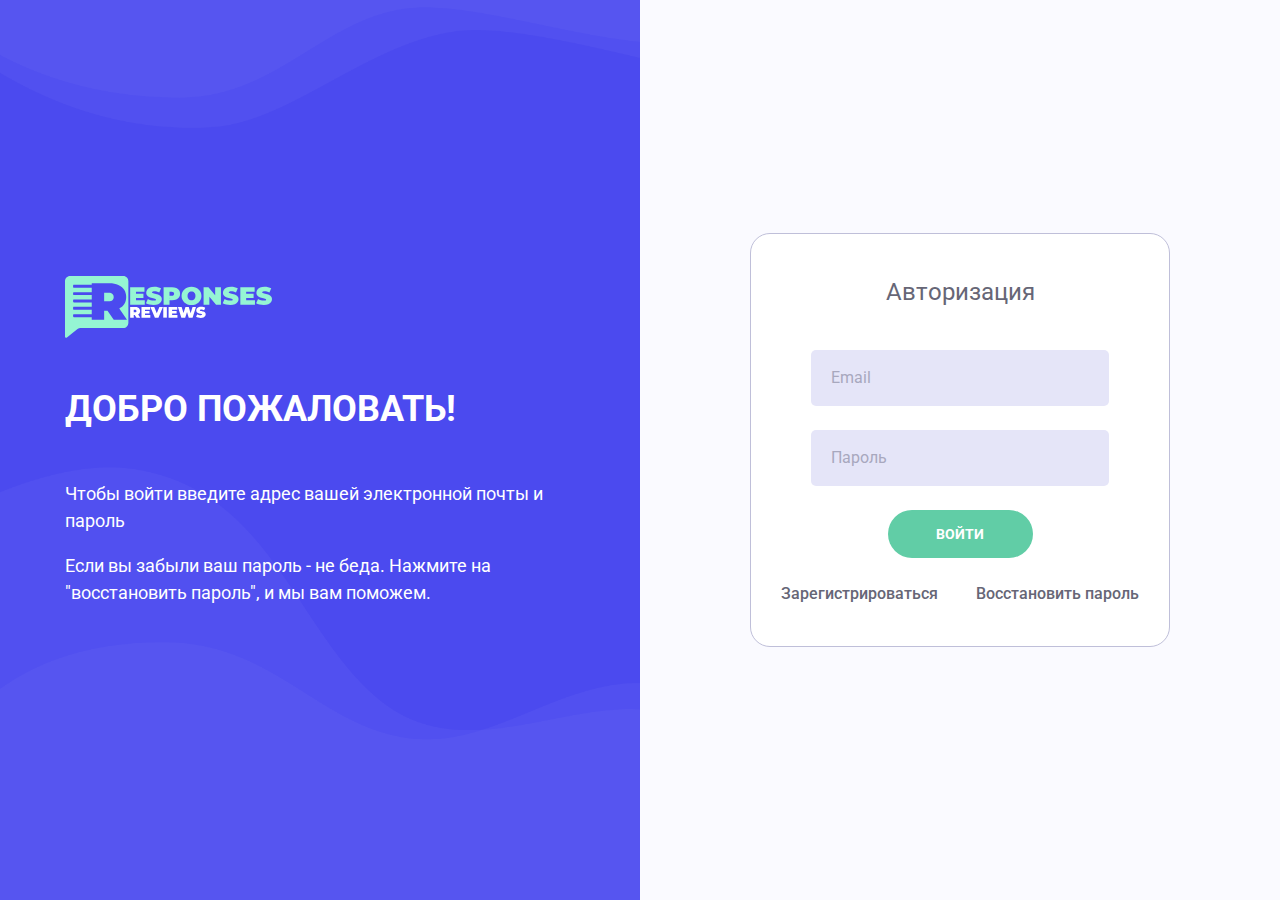
<file: login-form.html>
<!DOCTYPE html>
<html>
    <head>
        <meta charset="utf-8">
        <meta name="viewport" content="width=device-width, initial-scale=1">

        <link rel="icon" href="images/icon.svg">

        <title>airesponses.ru</title>

        <!-- Шрифты -->
        <link rel="preconnect" href="https://fonts.googleapis.com">
        <link rel="preconnect" href="https://fonts.gstatic.com" crossorigin>
        <link href="https://fonts.googleapis.com/css2?family=Roboto:wght@300;400;500;600;700&display=swap" rel="stylesheet">
        <!-- Стили -->
        <link rel="stylesheet" href="css/bootstrap.min.css">
        <link rel="stylesheet" href="css/style.css">        
    </head>
    <body>
        <div class="wrapper">
            <div class="auth-page d-flex flex-column flex-lg-row">
                <div class="auth-info d-flex align-items-center justify-content-center">
                    <div class="auth-info-inner d-flex flex-column align-items-center align-items-lg-start">
                        <img class="logo" src="images/logo.svg" alt="airesponses">
                        <h1>Добро пожаловать!</h1>
                        <div class="auth-info-text">
                            <p>Чтобы войти введите адрес вашей электронной почты и пароль</p>
                            <p>Если вы забыли ваш пароль - не беда. Нажмите на "восстановить пароль", и мы вам поможем.</p>
                        </div>
                    </div>
                </div>
                <form class="auth-form d-flex align-items-center justify-content-center">
                    <div class="auth-form-inner d-flex flex-column align-items-center">
                        <div class="auth-form-title">Авторизация</div>
                        <div class="input-wrapper mb-4 w-100">
                            <input type="email" class="primary-input" placeholder="Email">
                        </div>
                        <div class="input-wrapper mb-4 w-100">
                            <input type="password" class="primary-input" placeholder="Пароль">
                        </div>
                        <button class="primary-button uppercase large mb-4">Войти</button>
                        <div class="d-flex justify-content-between flex-column flex-md-row align-items-center gap-2 auth-links">
                            <a class="auth-links__item" href="/register">Зарегистрироваться</a>
                            <a class="auth-links__item" href="/reset-password">Восстановить пароль</a>
                        </div>
                    </div>
                </form>
            </div>
        </div>
    <script src="js/main.js" type="text/javascript"></script>
    </body>
</html>
</file>
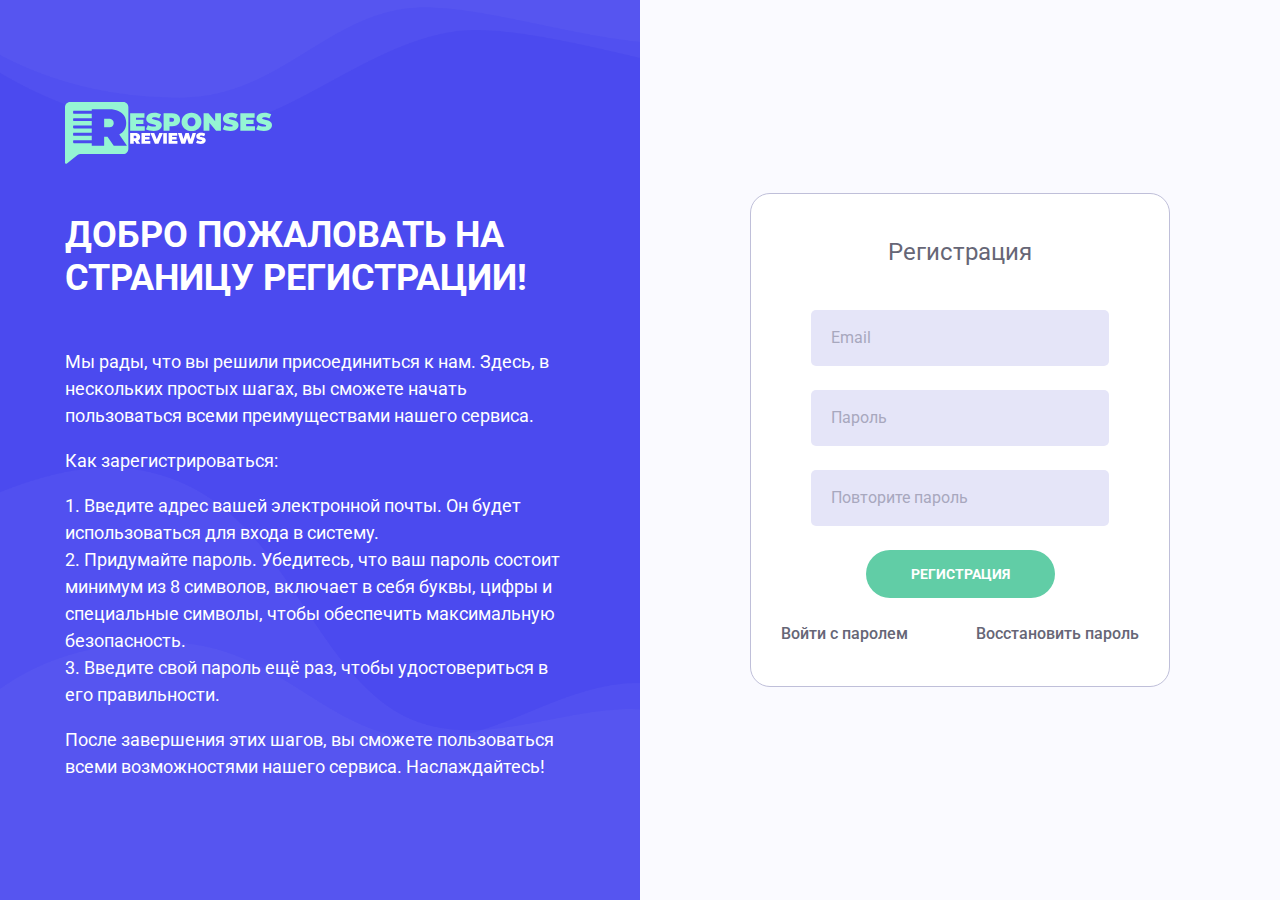
<file: register-form.html>
<!DOCTYPE html>
<html>
    <head>
        <meta charset="utf-8">
        <meta name="viewport" content="width=device-width, initial-scale=1">

        <link rel="icon" href="images/icon.svg">

        <title>airesponses.ru</title>

        <!-- Шрифты -->
        <link rel="preconnect" href="https://fonts.googleapis.com">
        <link rel="preconnect" href="https://fonts.gstatic.com" crossorigin>
        <link href="https://fonts.googleapis.com/css2?family=Roboto:wght@300;400;500;600;700&display=swap" rel="stylesheet">
        <!-- Стили -->
        <link rel="stylesheet" href="css/bootstrap.min.css">
        <link rel="stylesheet" href="css/style.css">        
    </head>
    <body>
        <div class="wrapper">
            <div class="auth-page d-flex flex-column flex-lg-row">
                <div class="auth-info d-flex align-items-center justify-content-center">
                    <div class="auth-info-inner d-flex flex-column align-items-center align-items-lg-start">
                        <img class="logo" src="images/logo.svg" alt="airesponses">
                        <h1>Добро пожаловать на страницу регистрации!</h1>
                        <div class="auth-info-text">
                            <p>Мы рады, что вы решили присоединиться к нам. Здесь, в нескольких простых шагах, вы сможете начать пользоваться всеми преимуществами нашего сервиса.</p>
                            <p>Как зарегистрироваться:</p>
                            <p>1. Введите адрес вашей электронной почты. Он будет использоваться для входа в систему.<br>
                                2. Придумайте пароль. Убедитесь, что ваш пароль состоит минимум из 8 символов, включает в себя буквы, цифры и специальные символы, чтобы обеспечить максимальную безопасность.<br>
                                3. Введите свой пароль ещё раз, чтобы удостовериться в его правильности.</p>
                            <p>После завершения этих шагов, вы сможете пользоваться всеми возможностями нашего сервиса. Наслаждайтесь!</p>
                        </div>
                    </div>
                </div>
                <form class="auth-form d-flex align-items-center justify-content-center">
                    <div class="auth-form-inner d-flex flex-column align-items-center">
                        <div class="auth-form-title">Регистрация</div>
                        <div class="input-wrapper mb-4 w-100">
                            <input type="email" class="primary-input" placeholder="Email">
                        </div>
                        <div class="input-wrapper mb-4 w-100">
                            <input type="password" class="primary-input" placeholder="Пароль">
                        </div>
                        <div class="input-wrapper mb-4 w-100">
                            <input type="password" class="primary-input" placeholder="Повторите пароль">
                        </div>
                        <button class="primary-button uppercase large mb-4">Регистрация</button>
                        <div class="d-flex justify-content-between flex-column flex-md-row align-items-center gap-2 auth-links">
                            <a class="auth-links__item" href="/login">Войти с паролем</a>
                            <a class="auth-links__item" href="/reset-password">Восстановить пароль</a>
                        </div>
                    </div>
                </form>
            </div>
        </div>
    <script src="js/main.js" type="text/javascript"></script>
    </body>
</html>
</file>
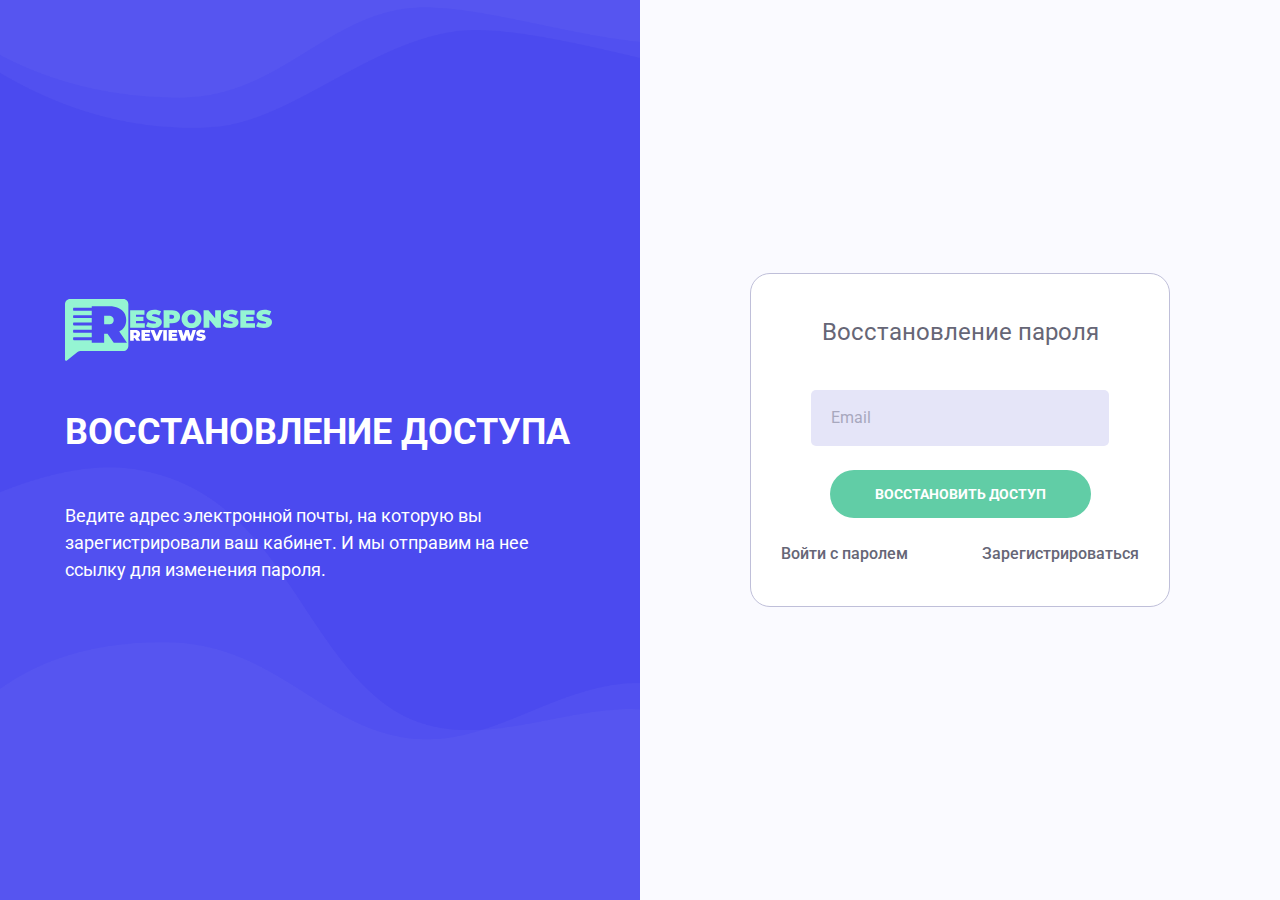
<file: reset-password-form.html>
<!DOCTYPE html>
<html>
    <head>
        <meta charset="utf-8">
        <meta name="viewport" content="width=device-width, initial-scale=1">

        <link rel="icon" href="images/icon.svg">

        <title>airesponses.ru</title>

        <!-- Шрифты -->
        <link rel="preconnect" href="https://fonts.googleapis.com">
        <link rel="preconnect" href="https://fonts.gstatic.com" crossorigin>
        <link href="https://fonts.googleapis.com/css2?family=Roboto:wght@300;400;500;600;700&display=swap" rel="stylesheet">
        <!-- Стили -->
        <link rel="stylesheet" href="css/bootstrap.min.css">
        <link rel="stylesheet" href="css/style.css">        
    </head>
    <body>
        <div class="wrapper">
            <div class="auth-page d-flex flex-column flex-lg-row">
                <div class="auth-info d-flex align-items-center justify-content-center">
                    <div class="auth-info-inner d-flex flex-column align-items-center align-items-lg-start">
                        <img class="logo" src="images/logo.svg" alt="airesponses">
                        <h1>Восстановление доступа</h1>
                        <div class="auth-info-text">
                            <p>Ведите адрес электронной почты, на которую вы зарегистрировали ваш кабинет. И мы отправим на нее ссылку для изменения пароля.</p>
                        </div>
                    </div>
                </div>
                <form class="auth-form d-flex align-items-center justify-content-center">
                    <div class="auth-form-inner d-flex flex-column align-items-center">
                        <div class="auth-form-title">Восстановление пароля</div>
                        <div class="input-wrapper mb-4 w-100">
                            <input type="email" class="primary-input" placeholder="Email">
                        </div>
                        <button class="primary-button uppercase large mb-4">Восстановить доступ</button>
                        <div class="d-flex justify-content-between flex-column flex-md-row align-items-center gap-2 auth-links">
                            <a class="auth-links__item" href="/login">Войти с паролем</a>
                            <a class="auth-links__item" href="/register">Зарегистрироваться</a>
                        </div>
                    </div>
                </form>
            </div>
        </div>
    <script src="js/main.js" type="text/javascript"></script>
    </body>
</html>
</file>
<file: css/style.css>
:root {
  --color-white: #fff;
  --color-text-primary: #666676;
  --color-button-primary: #61cda6;
  --color-button-primary-hover: #47b08b;
  --color-page: #fafaff;
  --transition-primary: 260ms ease-in-out;
}
body {
  font-family: 'Roboto', sans-serif;
  font-size: 12px;
  background-color: var(--color-page);
  color: var(--color-text-primary);
}
body.no-scroll {
  overflow: hidden;
}
a {
  text-decoration: none;
}
.wrapper {
  display: flex;
  flex-direction: column;
  min-height: 100vh;
}
.main-container {
  margin-top: 30px;
  padding-bottom: 50px;
}
h1.title {
  font-weight: 700;
  font-size: 18px;
  color: var(--color-text-primary);
  text-transform: uppercase;
}
h2.title {
  font-weight: 700;
  font-size: 18px;
  color: var(--color-text-primary);
  text-transform: uppercase;
}
h3.title {
  font-weight: 700;
  font-size: 16px;
  color: var(--color-text-primary);
  text-transform: uppercase;
}
.header {
  background-color: #4b4aef;
}
.header .header-wrapper {
  padding: 14px 0px;
  background-color: #4b4aef;
  min-width: 345px;
}
.header .header-wrapper .nav-item {
  color: #fff;
  font-size: 14px;
  font-weight: 500;
  transition: var(--transition-primary);
  margin-right: 1rem;
  white-space: nowrap;
}
.header .header-wrapper .header-select {
  position: relative;
}
.header .header-wrapper .header-select .header-select-head {
  color: #fff;
  width: 120px;
  padding: 4px 20px 4px 4px;
  background: #7675f9;
  border-radius: 5px;
  cursor: pointer;
  position: relative;
}
.header .header-wrapper .header-select .header-select-head .header-select-head__text {
  overflow: hidden;
  white-space: nowrap;
  text-overflow: ellipsis;
  width: 65%;
}
.header .header-wrapper .header-select .header-select-head::after {
  content: "";
  min-width: 12px;
  position: absolute;
  right: 6px;
  height: 5px;
  background-image: url(../images/selectArrow.svg);
  background-position: center center;
  background-repeat: no-repeat;
  transition: var(--transition-primary);
}
.header .header-wrapper .header-select .header-select-dropdown {
  position: absolute;
  z-index: 3;
  transition: var(--transition-primary);
  pointer-events: none;
  opacity: 0;
  top: 30px;
  left: 0;
  background-color: var(--color-white);
  padding: 20px 0;
  border-radius: 5px;
  box-shadow: 4px 5px 20px 0px rgba(74, 105, 165, 0.16);
  max-width: 180px;
  width: 180px;
  border: 1px solid rgba(0, 0, 0, .175);
}
.header .header-wrapper .header-select .header-select-dropdown .header-select-dropdown__item {
  padding: 4px 16px;
  transition: var(--transition-primary);
  cursor: pointer;
}
.header .header-wrapper .header-select .header-select-dropdown .header-select-dropdown__item .text {
  width: 100%;
  color: var(--color-text-primary);
  overflow: hidden;
  white-space: nowrap;
  text-overflow: ellipsis;
  margin-left: 1px;
}
.header .header-wrapper .header-select .header-select-dropdown .header-select-dropdown__item:hover {
  background-color: #e5e5f8;
}
.header .header-wrapper .header-select .header-select-dropdown .header-select-dropdown__button {
  color: var(--color-button-primary);
  text-transform: uppercase;
  border: none;
  background-color: transparent;
  font-weight: 700;
  text-align: left;
  padding: 0;
  white-space: nowrap;
  font-size: 12px;
}
.header .header-wrapper .header-select .header-select-dropdown .header-select-dropdown__button svg {
  min-width: 16px;
}
.header .header-wrapper .header-select.active .header-select-head::after {
  transform: rotate(-180deg);
}
.header .header-wrapper .header-select.active .header-select-dropdown {
  opacity: 1;
  pointer-events: all;
}
.header .header-wrapper .burger-button {
  height: 20px;
  cursor: pointer;
}
.header .header-wrapper .burger-button.active .bar:nth-child(1) {
  -webkit-transform: translateY(8px) rotate(45deg);
  -ms-transform: translateY(8px) rotate(45deg);
  transform: translateY(8px) rotate(45deg);
}
.header .header-wrapper .burger-button.active .bar:nth-child(2) {
  height: 0;
  min-height: 0;
}
.header .header-wrapper .burger-button.active .bar:nth-child(3) {
  -webkit-transform: translateY(-8px) rotate(-42deg);
  -ms-transform: translateY(-8px) rotate(-42deg);
  transform: translateY(-8px) rotate(-42deg);
}
.header .header-wrapper .burger-button .bar {
  width: 30px;
  min-height: 4px;
  border-radius: 2px;
  background-color: #45ffcd;
  transition: var(--transition-primary);
}
.header .header-wrapper .burger-blur {
  position: fixed;
  top: 70px;
  bottom: 70px;
  width: 100%;
  height: calc(100% - 70px);
  left: 0;
  z-index: 10;
  backdrop-filter: blur(2px);
  transition: var(--transition-primary);
  opacity: 0;
  pointer-events: none;
}
.header .header-wrapper .burger-blur.active {
  opacity: 1;
  pointer-events: all;
}
.header .header-wrapper .burger-blur.active .burger-menu {
  transform: translateX(0);
}
.header .header-wrapper .burger-menu {
  background-color: var(--color-white);
  padding: 20px 15px 100px;
  min-width: 150px;
  height: calc(100vh - 70px);
  transition: var(--transition-primary);
  transform: translateX(100%);
  box-shadow: 100vw 100vw 0 100vw var(--color-white);
}
.header .header-wrapper .burger-menu .burger-menu-list {
  list-style: none;
  padding-left: 0;
}
.header .header-wrapper .burger-menu .burger-menu-list .burger-menu-list__item {
  color: var(--color-text-primary);
  font-weight: 600;
  padding: 4px 0;
}
.header .header-wrapper .burger-menu .burger-menu-list .burger-menu-list__item a {
  color: var(--color-text-primary);
  text-decoration: none;
}
.header .header-wrapper .burger-menu .burger-menu-list .burger-menu-list__item.active a {
  color: var(--color-button-primary);
}
.header .header-wrapper .burger-menu .logout-button {
  color: #ff6c6c;
  font-weight: 600;
  text-decoration: none;
}
.main {
  flex: 1 0 auto;
}
.action-panel {
  background-color: var(--color-white);
  padding: 5px 10px;
  border-radius: 5px;
  width: 100%;
  max-width: 516px;
  margin-left: auto;
}
.action-panel .action-link {
  color: #a8a8be;
  text-decoration: none;
  font-weight: 500;
  white-space: nowrap;
}
.action-panel .action-link path {
  fill: #a8a8be;
}
.action-panel .action-link.active {
  color: #60cda6;
}
.action-panel .action-link.active path {
  fill: #60cda6;
}
.action-panel .update {
  background-color: #e5e5f8;
  width: 25px;
  height: 25px;
  background-image: url(../images/updateIcon.svg);
  background-position: center center;
  background-repeat: no-repeat;
  border: none;
  border-radius: 5px;
}
.company-info {
  color: var(--color-text-primary);
  font-size: 14px;
}
.company-info .bold {
  font-weight: 600;
}
.product-item {
  background-color: var(--color-white);
  border: 1px solid #bfbfd9;
  border-radius: 10px;
  padding: 10px;
}
.product-item.padding {
  padding: 30px;
}
.product-item .product-img {
  width: 80px;
  border-radius: 5px;
}
.product-item .review-img {
  width: 110px;
  border-radius: 5px;
  object-fit: contain;
  height: fit-content;
}
.product-item .product-title {
  font-size: 14px;
  font-weight: 700;
  color: var(--color-text-primary);
  text-transform: uppercase;
}
.product-item .product-info {
  font-size: 14px;
  font-weight: 400;
  margin-bottom: 10px;
  color: var(--color-text-primary);
}
.product-item .product-info.small {
  font-size: 12px;
}
.product-item .settings {
  width: 33px;
  height: 33px;
  padding: 0;
}
.product-item .product-show {
  background-image: url(../images/product-show.svg);
  background-position: top 12px center;
  background-repeat: no-repeat;
  background-color: #fafaff;
  border: 1px solid #a8a8be;
  border-radius: 5px;
  width: 33px;
  height: 33px;
  transform: rotate(180deg);
}
.product-item .product-show.active {
  transform: rotate(0deg);
}
.product-item .review-show {
  background-image: url(../images/product-show.svg);
  background-position: top 11px center;
  background-repeat: no-repeat;
  background-color: #e5e5f8;
  border: none;
  border-radius: 10px;
  width: 30px;
  height: 30px;
  transform: rotate(0deg);
  align-self: flex-end;
}
.product-item .review-show.active {
  transform: rotate(180deg);
}
.product-item .product-settings {
  font-size: 16px;
  color: var(--color-button-primary);
  border: none;
  background-color: transparent;
}
.product-item .edit-info {
  font-size: 8px;
  color: var(--color-text-primary);
  width: fit-content;
  margin-left: auto;
  align-self: flex-end;
  text-align: right;
}
.product-item .edit-info .text {
  margin: 0;
}
.product-item .review-info {
  font-size: 8px;
  color: var(--color-text-primary);
}
.product-item .review-info .text {
  margin: 0;
}
.product-item .product-dropdown-info {
  opacity: 0;
  overflow: hidden;
  transition: var(--transition-primary);
}
.product-item .product-dropdown-info .text {
  color: var(--color-text-primary);
  font-size: 14px;
  font-weight: 500;
}
.product-item .product-dropdown-info.active {
  opacity: 1;
  max-height: fit-content;
  margin: 20px 0;
}
.product-item .product-dropdown-info.visible {
  opacity: 1;
  max-height: fit-content;
}
.product-item .product-analytics {
  padding: 20px 15px;
  border: 1px solid var(--color-text-primary);
  border-radius: 10px;
}
.product-item .product-analytics.inner {
  padding: 0;
  border: none;
}
.product-item .product-analytics .title {
  color: var(--color-text-primary);
  font-size: 16px;
  font-weight: 700;
  text-transform: uppercase;
}
.product-item .product-analytics .head {
  color: var(--color-text-primary);
  font-size: 16px;
  font-weight: 700;
}
.product-item .product-analytics .text {
  color: #a8a8be;
  font-size: 16px;
  font-weight: 400;
  overflow-y: scroll;
  overflow-x: hidden;
}
.product-item .product-analytics .text.flow {
  max-height: 230px;
  padding-right: 5px;
}
.product-item .review-state {
  padding: 6px 12px;
  font-size: 12px;
  border-radius: 5px;
}
.product-item .review-state.error {
  color: var(--color-white);
  background-color: #ff6c6c;
}
.product-item .review-state.await {
  color: var(--color-text-primary);
  background-color: #ffcf58;
}
.product-item .review-state.accept {
  color: var(--color-text-primary);
  background-color: #95f5d3;
}
.product-item .review-dropdown-text {
  opacity: 0;
  overflow: hidden;
  transition: var(--transition-primary);
}
.product-item .review-dropdown-text .title {
  color: var(--color-text-primary);
  font-size: 14px;
  font-weight: 500;
}
.product-item .review-dropdown-text .review-overflow {
  padding: 14px 11px 14px 20px;
  border-radius: 5px;
  background-color: #e5e5f8;
  display: block;
  outline: none;
  border: none;
  resize: none;
  color: var(--color-text-primary);
}
.product-item .review-dropdown-text .review-overflow.auto {
  overflow-y: hidden;
}
.product-item .review-dropdown-text.active {
  opacity: 1;
  max-height: fit-content;
}
.overflow-hide::-webkit-scrollbar {
  display: none;
}
.overflow-hide {
  -ms-overflow-style: none;
  scrollbar-width: none;
}
.search-button {
  border: 1px solid #a8a8be;
  border-radius: 50px;
  font-size: 12px;
  color: #a8a8be;
  background-color: transparent;
  padding: 6px 10px;
}
.search-button input {
  border: none;
  background-color: transparent;
  outline: none;
  width: 142px;
  color: #a8a8be;
}
.search-button input::placeholder {
  font-size: 16px;
  font-weight: 400;
  color: #a8a8be;
}
.shops-table {
  color: var(--color-text-primary);
  border-radius: 10px;
  border-style: hidden;
  box-shadow: 0 0 0 1px #bfbfd9;
  background-color: var(--color-white);
  width: 100%;
  overflow: hidden;
}
.shops-table .shops-table-row:hover {
  background-color: #e5e5f8 80;
}
.shops-table .shops-table-row:first-child:hover {
  background-color: var(--color-white);
}
.shops-table .shops-table-row .shops-table-head {
  font-weight: 600;
  font-size: 12px;
  border: 1px solid #bfbfd9;
  padding: 12px 8px;
  vertical-align: bottom;
}
.shops-table .shops-table-row .shops-table-head.vertical {
  writing-mode: vertical-rl;
  text-orientation: mixed;
  transform: rotate(180deg);
  text-align: left;
  vertical-align: top;
  padding: 12px 6px;
}
.shops-table .shops-table-row .shops-table-head.vertical div {
  max-height: 14ch;
}
.shops-table .shops-table-row .shops-table-cell {
  border: 1px solid #bfbfd9;
  text-align: center;
  vertical-align: middle;
  padding: 10px 10px;
}
.shops-table .shops-table-row .shops-table-cell:first-child {
  text-align: left;
  width: 23%;
}
.shops-table .shops-table-row .shops-table-cell:first-child div {
  cursor: pointer;
}
.shops-table .shops-table-row .shops-table-cell:first-child div img {
  width: 20px;
}
.shops-table .shops-table-row .shops-table-cell .name {
  display: inline-block;
  max-width: 80%;
  text-align: left;
}
.shops-table .shops-table-row .shops-table-cell button {
  background-color: transparent;
  border: none;
  width: 16px;
  height: 16px;
  background-position: center center;
  background-repeat: no-repeat;
  background-size: 80%;
  margin: 2px;
  padding: 0;
}
.shops-table .shops-table-row .shops-table-cell button.delete {
  background-image: url(../images/deleteTableIcon.svg);
}
.shops-table .shops-table-row .shops-table-cell button.edit {
  background-image: url(../images/editTableIcon.svg);
}
.input-balance {
  background: #fff;
  border-radius: 5px;
  border: 1px solid #bfbfd9;
  outline: none;
  text-align: right;
  color: #a8a8be;
  font-size: 14px;
  font-weight: 400;
  padding: 6px 20px;
  width: 100px;
}
.input-balance.bold {
  font-size: 18px;
  font-weight: 600;
  padding: 7px 20px;
}
.p-title {
  color: var(--color-text-primary);
  font-size: 16px;
}
.p-text {
  color: var(--color-text-primary);
  font-size: 12px;
}
.p-text.size {
  font-size: 16px;
}
.p-text.overflow-ellipse {
  overflow: hidden;
  white-space: nowrap;
  text-overflow: ellipsis;
}
.primary-button {
  display: block;
  text-decoration: none;
  padding: 12px 18px;
  color: var(--color-white);
  background-color: var(--color-button-primary);
  transition: var(--transition-primary);
  width: fit-content;
  white-space: nowrap;
  border: none;
  font-size: 14px;
  border-radius: 50px;
  line-height: 1.2;
  font-weight: 700;
}
.primary-button.large {
  padding: 16px 45px;
}
.primary-button.long {
  width: 100%;
  text-align: center;
}
.primary-button.blue {
  background-color: #4b4aef;
}
.primary-button.shadow {
  box-shadow: 0px 15px 40px 0px rgba(41, 43, 107, 0.3);
}
.primary-button.uppercase {
  text-transform: uppercase;
}
.primary-button.border-button {
  border: 1px solid var(--color-button-primary);
  color: var(--color-button-primary);
  background-color: var(--color-white);
  font-weight: 400;
}
.primary-button:active {
  background-color: var(--color-button-primary-hover);
}
.primary-button.border-button:active {
  border: 1px solid var(--color-button-primary-hover);
  color: var(--color-white);
  background-color: var(--color-button-primary-hover);
}
.primary-button.blue:active {
  background-color: #3a3abc;
}
.primary-button.invalid, .primary-button.invalid:hover, .primary-button.invalid:active {
  background-color: #ff6c6c !important;
}
.footer {
  flex-shrink: 0;
}
.pagination .pagination__item {
  font-size: 16px;
  font-weight: 700;
  color: #a8a8be;
}
.pagination .pagination__item.active {
  color: var(--color-text-primary);
}
.pagination .pagination-button {
  width: 40px;
  height: 6px;
  background-image: url(../images/paginationArrow.svg);
  background-position: center center;
  background-repeat: no-repeat;
}
.pagination .pagination-button.right {
  transform: rotate(180deg);
}
.pagi-count .text {
  color: #a8a8be;
  font-size: 16px;
}
.pagi-count span {
  width: 40px;
  height: 40px;
  border: 1px solid #bfbfd9;
  color: #bfbfd9;
  text-align: center;
  line-height: 40px;
  border-radius: 5px;
  font-weight: 700;
  cursor: pointer;
}
.pagi-count span.active {
  background-color: #e5e5f8;
  border: 1px solid #e5e5f8;
  color: #a8a8be;
}
.input-wrapper {
  position: relative;
}
.input-wrapper.promo {
  max-width: 450px;
}
.input-hint {
  position: absolute;
  bottom: 8px;
  right: 10px;
}
.input-hint img {
  cursor: pointer;
}
.keyword {
  padding: 7px 15px;
  background-color: #e5e5f8;
  color: #a8a8be;
  gap: 10px;
  border-radius: 16px;
  font-size: 14px;
}
.keyword .remove-button {
  width: 20px;
  height: 20px;
  background-image: url(../images/deleteIcon.svg);
  background-color: transparent;
  border: none;
  background-repeat: no-repeat;
  background-position: center center;
  background-size: cover;
}
.primary-input-label {
  color: var(--color-text-primary);
  font-size: 14px;
}
.primary-input {
  width: 100%;
  border-radius: 5px;
  background-color: #e5e5f8;
  padding: 11px 15px;
  color: #333;
  font-size: 14px;
  border: none;
  outline: none;
}
.primary-input.invalid, .primary-input:invalid {
  background-color: #ffcece;
  color: #ff6c6c;
}
.primary-input::placeholder {
  color: #a8a8be;
}
.primary-input:focus::placeholder {
  opacity: 0;
}
.primary-input.small {
  font-size: 12px;
}
.primary-input.small + .input-hint {
  bottom: 6px;
}
.select-inner {
  position: relative;
}
.select-inner.border {
  width: 100%;
  height: 40px;
  border-radius: 5px;
  border: 1px solid #a8a8be;
  background: #fafaff;
  color: #a8a8be;
  font-size: 12px;
  position: relative;
  padding: 0 15px 0 10px;
  display: flex;
  align-items: center;
}
.select-inner.border .select-head {
  display: flex;
  justify-content: space-between;
  align-items: center;
  width: 100%;
}
.select-inner.border .select-dropdown {
  width: 100%;
}
.select-inner.active .select-head svg {
  transform: rotate(180deg);
}
.select-inner.active .select-dropdown {
  opacity: 1;
  pointer-events: all;
}
.select-inner .select-head {
  color: #a8a8be;
  cursor: pointer;
  font-size: 14px;
}
.select-inner .select-head svg {
  transition: var(--transition-primary);
}
.select-inner .select-dropdown {
  position: absolute;
  border-radius: 5px;
  background: #fff;
  box-shadow: 4px 5px 20px #4a69a5 29;
  border: 0;
  right: 0;
  top: 40px;
  opacity: 0;
  pointer-events: none;
  padding: 8px 0 6px;
  z-index: 2;
}
.select-inner .select-dropdown .select-dropdown__item {
  color: #666676;
  font-size: 16px;
  padding: 5px 16px;
  white-space: nowrap;
  margin-bottom: 2px;
  cursor: pointer;
}
.select-inner .select-dropdown .select-dropdown__item:hover {
  background-color: #e5e5f8;
}
.security {
  color: var(--color-button-primary);
  font-size: 18px;
}
.market-check {
  border-radius: 5px;
  border: 1px solid #bfbfd9;
  background: #fafaff;
  height: 64px;
  width: 100%;
  padding: 0 10px;
  color: #666676;
  font-size: 18px;
  margin-right: 20px;
}
.market-check .hint-primary {
  margin-left: auto;
}
.number-count-list {
  list-style: none;
  counter-reset: item;
  padding: 0;
  font-size: 14px;
}
.number-count-list img {
  width: 100%;
  border-radius: 30px;
  max-width: 320px;
  margin: 10px 0px;
}
.number-count-list .number-count-list__item {
  counter-increment: item;
  margin-bottom: 5px;
}
.number-count-list .number-count-list__item .primary-link {
  color: #4b4aef;
  text-decoration: underline !important;
  text-decoration-skip-ink: none;
}
.number-count-list .number-count-list__item::before {
  content: counter(item) ".";
  color: var(--color-text-primary);
  display: inline-block;
  margin-right: 6px;
  height: 100%;
}
.tariff-flex {
  gap: 30px;
}
.tariff-flex .tariff-flex-col {
  width: 100%;
  gap: 6px;
  border-radius: 10px;
  overflow: hidden;
  border: 1px solid #9e8cef;
  background-color: var(--color-white);
}
.tariff-flex .tariff-flex-col.no-space {
  border-radius: 10px;
  gap: 0;
  background-color: #9e8cef;
  white-space: nowrap;
  padding: 0 40px;
}
.tariff-flex .tariff-flex-col.no-space .tariff-flex-col__item {
  background-color: #9e8cef;
  color: var(--color-white);
  text-transform: uppercase;
}
.tariff-flex .tariff-flex-col .tariff-flex-col__item {
  color: var(--color-text-primary);
  height: 44px;
  background-color: var(--color-white);
  font-size: 16px;
  font-weight: 600;
  margin: 0 10px;
  padding: 14px 16px;
  border-radius: 5px;
  border: 1px solid #bfbfd9;
}
.tariff-flex .tariff-flex-col .tariff-flex-col__item.head {
  background-color: #9e8cef;
  color: var(--color-white);
  font-weight: 700;
  text-transform: uppercase;
  font-size: 20px;
  height: 50px;
  border-radius: 0;
  margin: 0;
  border: none;
  margin-bottom: 4px;
}
.tariff-flex .tariff-flex-col .tariff-flex-col__item.action {
  border: none;
  margin: 20px 0;
}
.tariff-flex .tariff-flex-col .tariff-flex-col__item.action .primary-button {
  padding: 16px 0px;
  width: 140px;
}
.tariff-flex .tariff-flex-col .tariff-flex-col__item .mobile-name {
  color: #755cbb;
  text-transform: uppercase;
  font-size: 14px;
  font-weight: 600;
}
.auth-page {
  width: 100%;
  height: 100%;
  gap: 40px;
  min-height: 100vh;
  background-image: url(../images/login-bg.png);
  background-position: center center;
  background-repeat: no-repeat;
  background-size: 100% 100%;
}
.auth-page .auth-info {
  width: 100%;
  height: 100%;
  padding: 20px 40px 0 40px;
  background-image: none;
  color: var(--color-white);
}
.auth-page .auth-info .auth-info-inner {
  max-width: 420px;
}
.auth-page .auth-info .auth-info-inner .logo {
  width: 240px;
}
.auth-page .auth-info .auth-info-inner h1 {
  font-size: 20px;
  font-weight: 700;
  text-transform: uppercase;
  margin-top: 30px;
}
.auth-page .auth-info .auth-info-inner .auth-info-text {
  color: #fff;
  font-size: 14px;
  font-weight: 400;
  margin-top: 20px;
  text-align: center;
}
.auth-page .auth-info .auth-info-inner .auth-info-text p {
  margin-bottom: 20px;
}
.auth-page .auth-form {
  width: 100%;
  padding: 20px;
  padding-top: 0;
}
.auth-page .auth-form .auth-form-inner {
  width: 100%;
  max-width: 420px;
  padding: 40px 30px;
  border-radius: 10px;
  background: #fff;
}
.auth-page .auth-form .auth-form-inner .auth-form-title {
  color: var(--color-text-primary);
  font-size: 20px;
  text-align: center;
  font-weight: 600;
  margin-bottom: 30px;
}
.auth-page .auth-form .auth-form-inner .primary-button {
  min-width: 145px;
}
.auth-page .auth-form .auth-form-inner .auth-links {
  width: 100%;
}
.auth-page .auth-form .auth-form-inner .auth-links .auth-links__item {
  color: var(--color-text-primary);
  font-size: 14px;
  font-weight: 400;
}
.loader {
  min-width: 16px;
  height: 16px;
  border: 1px solid #7675f9;
  border-bottom-color: transparent;
  border-radius: 50%;
  display: inline-block;
  box-sizing: border-box;
  animation: rotation 1s linear infinite;
}
@keyframes rotation {
  0% {
    transform: rotate(0deg);
 }
  100% {
    transform: rotate(360deg);
 }
}
/********Responsive**********/
@media (min-width: 575.98px) {
  .header .header-wrapper .header-select .header-select-dropdown {
    max-width: 350px;
    width: 350px;
 }
  .header .header-wrapper .header-select .header-select-dropdown .header-select-dropdown__item .text {
    font-size: 16px;
 }
  .tariff-flex .tariff-flex-col {
    width: 100%;
 }
}
@media (min-width: 767.98px) {
  body, .p-text, .p-title {
    font-size: 18px;
 }
  body.size, .p-text.size, .p-title.size {
    font-size: 18px;
 }
  .p-title.medium {
    font-weight: 500;
 }
  .search-button {
    font-size: 16px;
    padding: 6px 30px;
 }
  .copy-icon {
    width: 20px;
 }
  .company-info {
    font-size: 18px;
 }
  .input-hint {
    bottom: 16px;
    right: 20px;
 }
  .calendar {
    color: #a8a8be;
 }
  .keyword {
    font-size: 16px;
    color: var(--color-text-primary);
    padding: 12px 12px 12px 22px;
    border-radius: 30px;
 }
  .number-count-list {
    font-size: 18px;
 }
  .header .header-wrapper {
    padding: 20px 0px;
 }
  .header .header-wrapper .nav-item {
    font-size: 18px;
 }
  .header .header-wrapper .header-select .header-select-head {
    font-size: 14px;
    font-weight: 500;
    padding: 7px 20px 8px 10px;
    margin-right: 20px;
 }
  .header .header-wrapper .header-select .header-select-head::after {
    content: "";
    min-width: 16px;
    position: absolute;
    right: 8px;
    height: 10px;
    background-image: url(../images/selectArrow.svg);
    background-position: center center;
    background-repeat: no-repeat;
    background-size: 14px;
    transition: var(--transition-primary);
 }
  .header .header-wrapper .header-select .header-select-dropdown {
    top: 46px;
 }
  .header .header-wrapper .header-select .header-select-dropdown .header-select-dropdown__button {
    font-size: 14px;
 }
  .header .header-wrapper .header-select .header-select-dropdown .header-select-dropdown__button svg {
    width: 22px;
    height: 20px;
 }
  .shops-table {
    border-radius: 20px;
 }
  .shops-table .shops-table-row .shops-table-head {
    font-size: 18px;
    padding: 30px 18px;
 }
  .shops-table .shops-table-row .shops-table-cell {
    padding: 42px 20px;
 }
  .shops-table .shops-table-row .shops-table-cell .icon-size {
    width: 24px;
 }
  .shops-table .shops-table-row .shops-table-cell button {
    width: 20px;
    height: 20px;
 }
  .action-panel {
    background-color: var(--color-white);
    padding: 10px 20px;
    border-radius: 20px;
    width: 100%;
    max-width: 516px;
    margin-bottom: 40px !important;
 }
  .action-panel .update {
    background-color: #e5e5f8;
    width: 40px;
    height: 40px;
    background-image: url(../images/updateIcon.svg);
    background-position: center center;
    background-repeat: no-repeat;
    background-size: 60%;
    border: none;
    border-radius: 10px;
 }
  h1.title {
    font-size: 24px;
 }
  h2.title {
    font-size: 24px;
 }
  h3.title {
    font-size: 18px;
 }
  .header .header-wrapper .header-select .header-select-head {
    width: 180px;
 }
  .header .header-wrapper .header-select .header-select-head .header-select-head__text {
    width: 80%;
 }
  .product-item {
    padding: 40px;
    border-radius: 20px;
 }
  .product-item.padding {
    padding: 40px;
 }
  .product-item .product-stat {
    position: absolute;
    right: 0;
 }
  .product-item .product-main {
    padding-right: 200px;
 }
  .product-item .product-title {
    font-size: 24px;
    max-width: 550px;
 }
  .product-item .product-info {
    font-size: 18px;
    margin-bottom: 0;
 }
  .product-item .product-info.small {
    font-size: 18px;
 }
  .product-item .product-settings {
    font-size: 18px;
 }
  .product-item .edit-info {
    font-size: 14px;
    gap: 10px;
 }
  .product-item .review-info {
    font-size: 14px;
    gap: 10px;
    position: absolute;
    bottom: 0;
 }
  .product-item .review-show {
    width: 40px;
    height: 40px;
    background-position: top 16px center;
 }
  .product-item .product-show {
    width: 40px;
    height: 40px;
    background-position: top 15px center;
 }
  .product-item .settings {
    width: 40px;
    height: 40px;
 }
  .product-item .settings img {
    width: 20px;
 }
  .product-item .product-dropdown-info .text {
    font-size: 16px;
 }
  .product-item .product-dropdown-info.visible {
    max-width: 250px;
 }
  .product-item .product-dropdown-info.stat {
    max-width: 150px;
 }
  .product-item .review-state {
    font-size: 18px;
 }
  .product-item .review-dropdown-text .title {
    font-size: 18px;
 }
  .primary-input-label {
    font-size: 18px;
 }
  .primary-input {
    border-radius: 5px;
    padding: 16px 20px;
    font-size: 16px;
 }
  .primary-input.small {
    font-size: 16px;
 }
  .primary-input.small + .input-hint {
    bottom: 16px;
 }
  .primary-input::placeholder {
    font-size: 16px;
 }
  .select-inner.border {
    width: 80%;
    height: 40px;
    border-radius: 5px;
    border: 1px solid #a8a8be !important;
    background: #fafaff;
    color: #a8a8be;
    font-size: 16px;
    position: relative;
    padding: 0 15px 0 15px;
    display: flex;
    align-items: center;
 }
  .select-inner.border .select-head svg {
    width: 15px;
    height: 14px;
 }
  .select-inner .select-head {
    font-size: 16px;
 }
  .select-inner .select-dropdown {
    right: auto;
    left: 0;
 }
  .primary-button {
    font-size: 14px;
    padding: 16px 36px;
 }
  .primary-button.border-button {
    font-weight: 700;
 }
  .primary-button.blue.large {
    padding: 20px 90px;
 }
  .main-container {
    margin-top: 60px;
    padding-bottom: 100px;
 }
  .tariff-flex .tariff-flex-col {
    width: calc(50% - 15px);
 }
}
@media (min-width: 991.98px) {
  .input-balance.bold {
    background: #fff;
    border-radius: 5px;
    border: 1px solid #bfbfd9;
    text-align: right;
    color: #a8a8be;
    font-size: 24px;
    font-weight: 600;
    padding: 14px 20px;
    width: 100%;
 }
  .new-store {
    max-height: 1000px;
 }
  .product-item.fix {
    max-width: 530px;
 }
  .shops-table .shops-table-row .shops-table-head.vertical {
    writing-mode: horizontal-tb;
    transform: rotate(0deg);
    text-align: left;
    vertical-align: middle;
    padding: 30px 18px;
 }
  .tariff-flex .tariff-flex-col {
    width: calc(33.333% - 20px);
 }
  .logo {
    margin-right: 3rem;
 }
  .logo img {
    min-width: 207px;
 }
  .auth-page {
    background-image: none;
    gap: 0;
    height: 100vh;
 }
  .auth-page .auth-info {
    width: 50%;
    padding: 0 40px;
    background-image: url(../images/login-bg.png);
    background-position: center center;
    background-repeat: no-repeat;
    background-size: 100% 100%;
 }
  .auth-page .auth-info .auth-info-inner {
    max-width: 510px;
 }
  .auth-page .auth-info .auth-info-inner .logo {
    width: 207px;
 }
  .auth-page .auth-info .auth-info-inner h1 {
    font-size: 36px;
    font-weight: 700;
    text-transform: uppercase;
    margin-top: 50px;
 }
  .auth-page .auth-info .auth-info-inner .auth-info-text {
    font-size: 18px;
    font-weight: 400;
    margin-top: 40px;
    text-align: left;
 }
  .auth-page .auth-info .auth-info-inner .auth-info-text p {
    margin-bottom: 18px;
 }
  .auth-page .auth-form {
    width: 50%;
 }
  .auth-page .auth-form .auth-form-inner {
    width: 100%;
    max-width: 420px;
    padding: 40px 60px;
    border-radius: 20px;
    border: 1px solid #bfbfd9;
    background: #fff;
 }
  .auth-page .auth-form .auth-form-inner .auth-form-title {
    color: var(--color-text-primary);
    font-size: 24px;
    text-align: center;
    font-weight: 400;
    margin-bottom: 40px;
 }
  .auth-page .auth-form .auth-form-inner .auth-links {
    width: calc(100% + 60px);
 }
  .auth-page .auth-form .auth-form-inner .auth-links .auth-links__item {
    color: var(--color-text-primary);
    font-size: 16px;
    font-weight: 500;
 }
}
@media (min-width: 1199.98px) {
  .tariff-flex {
    gap: 6px;
    overflow: hidden;
 }
  .tariff-flex .tariff-flex-col {
    width: 100%;
    gap: 6px;
    border-radius: 0px;
    border: none;
    background-color: transparent;
 }
  .tariff-flex .tariff-flex-col.no-space {
    border-radius: 20px 10px 10px 20px;
    gap: 6px;
    width: 100%;
    background-color: #9e8cef;
    white-space: nowrap;
    padding: 0 40px;
 }
  .tariff-flex .tariff-flex-col.no-space .tariff-flex-col__item {
    background-color: #9e8cef;
    color: var(--color-white);
    text-transform: uppercase;
    font-size: 18px;
    border-radius: 10px;
 }
  .tariff-flex .tariff-flex-col:last-child .tariff-flex-col__item.head {
    border-radius: 10px 20px 10px 10px;
 }
  .tariff-flex .tariff-flex-col .tariff-flex-col__item {
    height: 80px;
    border-radius: 0px;
    font-size: 18px;
    font-weight: 600;
    margin: 0;
    padding: 0 5px;
    border: none;
 }
  .tariff-flex .tariff-flex-col .tariff-flex-col__item.head {
    background-color: #9e8cef;
    color: var(--color-white);
    font-weight: 400;
    text-transform: uppercase;
    font-size: 20px;
    height: 80px;
    border-radius: 10px;
    margin: 0;
    margin-bottom: 0px;
 }
  .tariff-flex .tariff-flex-col .tariff-flex-col__item.action {
    margin: 0;
 }
  .tariff-flex .tariff-flex-col .tariff-flex-col__item.action .primary-button {
    padding: 9px 14px;
    width: fit-content;
    min-width: 110px;
    font-size: 14px;
 }
  .tariff-flex .tariff-flex-col .tariff-flex-col__item .check-icon {
    width: 24px;
    height: 24px;
 }
}
@media (min-width: 1400px) {
  .container, .container-lg, .container-md, .container-sm, .container-xl, .container-xxl {
    max-width: 1420px;
 }
}
@media (min-width: 1200px) {
  .container, .container-lg, .container-md, .container-sm, .container-xl {
    max-width: 1420px;
 }
}
@media (min-width: 992px) {
  .container, .container-lg, .container-md, .container-sm {
    max-width: 1420px;
 }
}
@media (min-width: 768px) {
  .container, .container-md, .container-sm {
    max-width: 1420px;
 }
}
@media (min-width: 576px) {
  .container, .container-sm {
    max-width: 1420px;
 }
}
/* disable hover */
@media (min-width: 991.98px) {
  .primary-button:hover {
    background-color: var(--color-button-primary-hover);
 }
  .primary-button.border-button:hover {
    border: 1px solid var(--color-button-primary-hover);
    color: var(--color-white);
    background-color: var(--color-button-primary-hover);
 }
  .primary-button.blue:hover {
    background-color: #3a3abc;
 }
  .header .header-wrapper .nav-item:hover {
    color: #95f5d3;
 }
}
</file>
